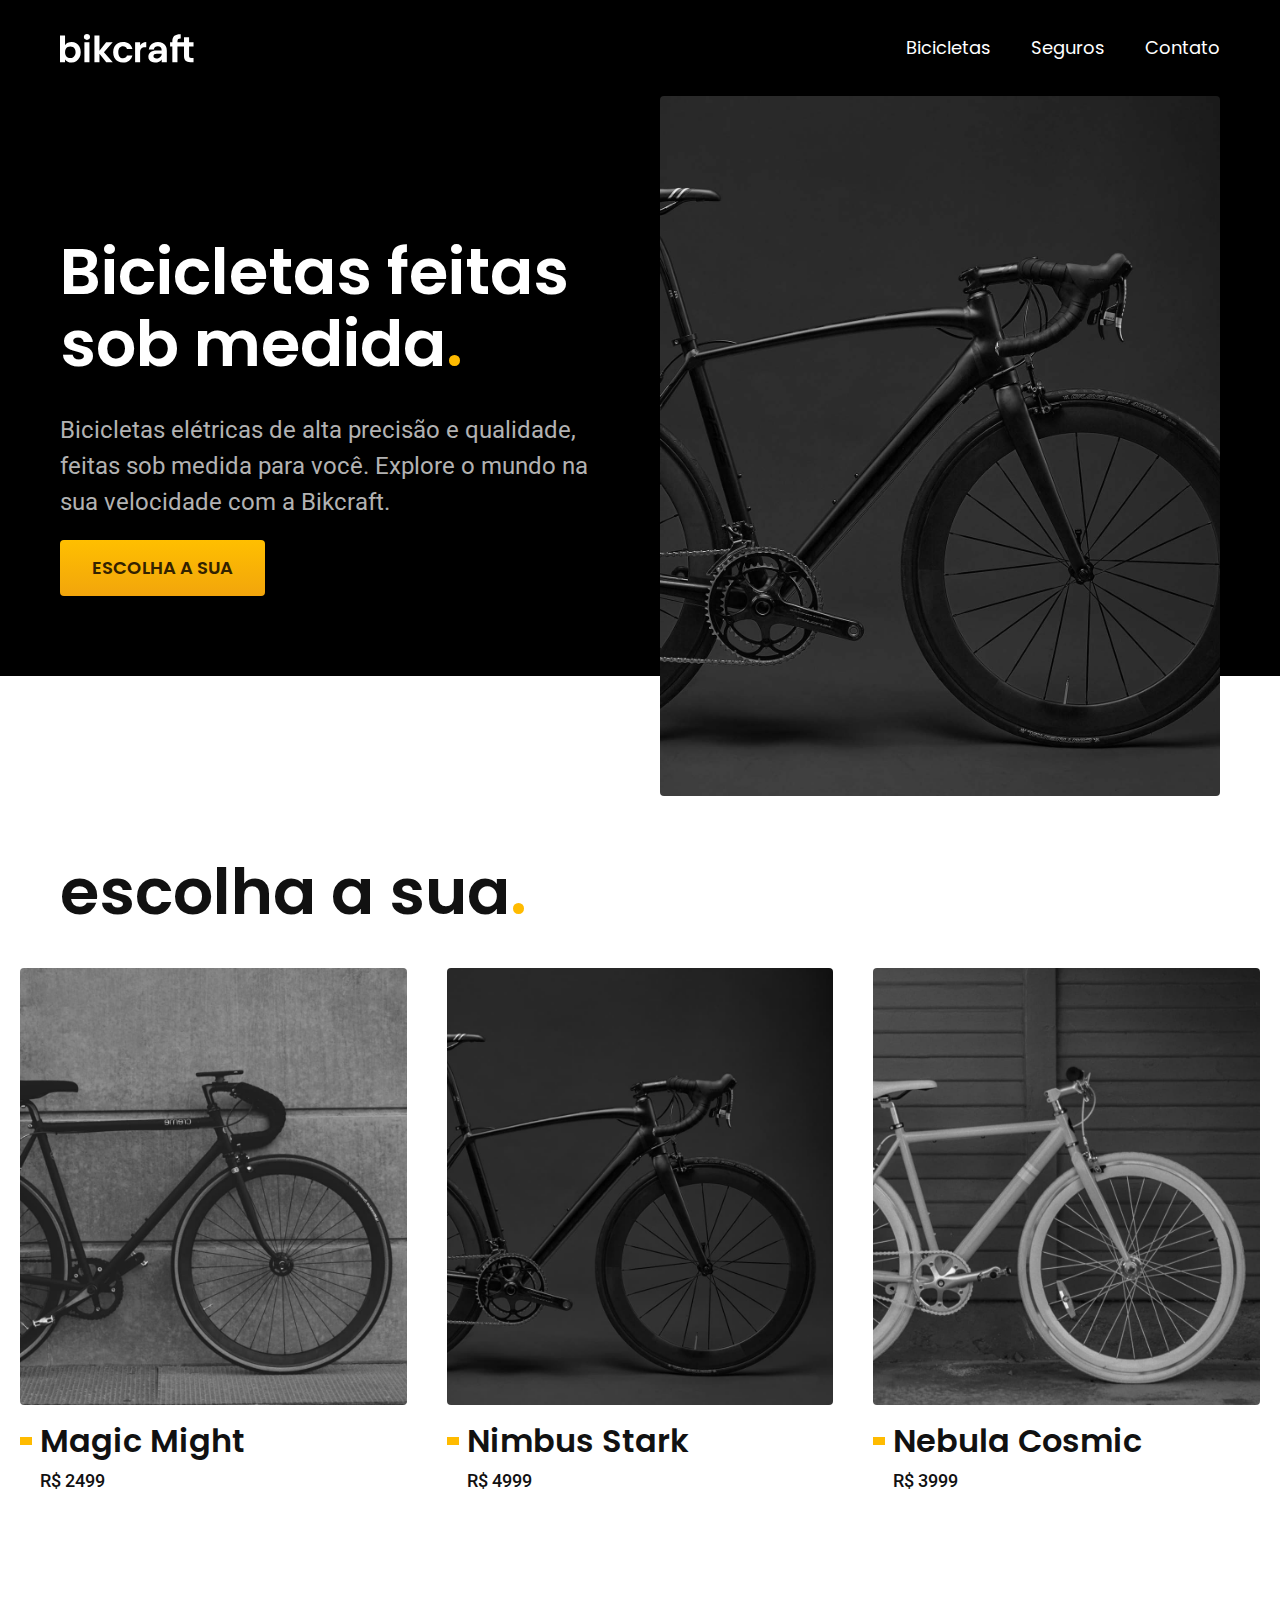
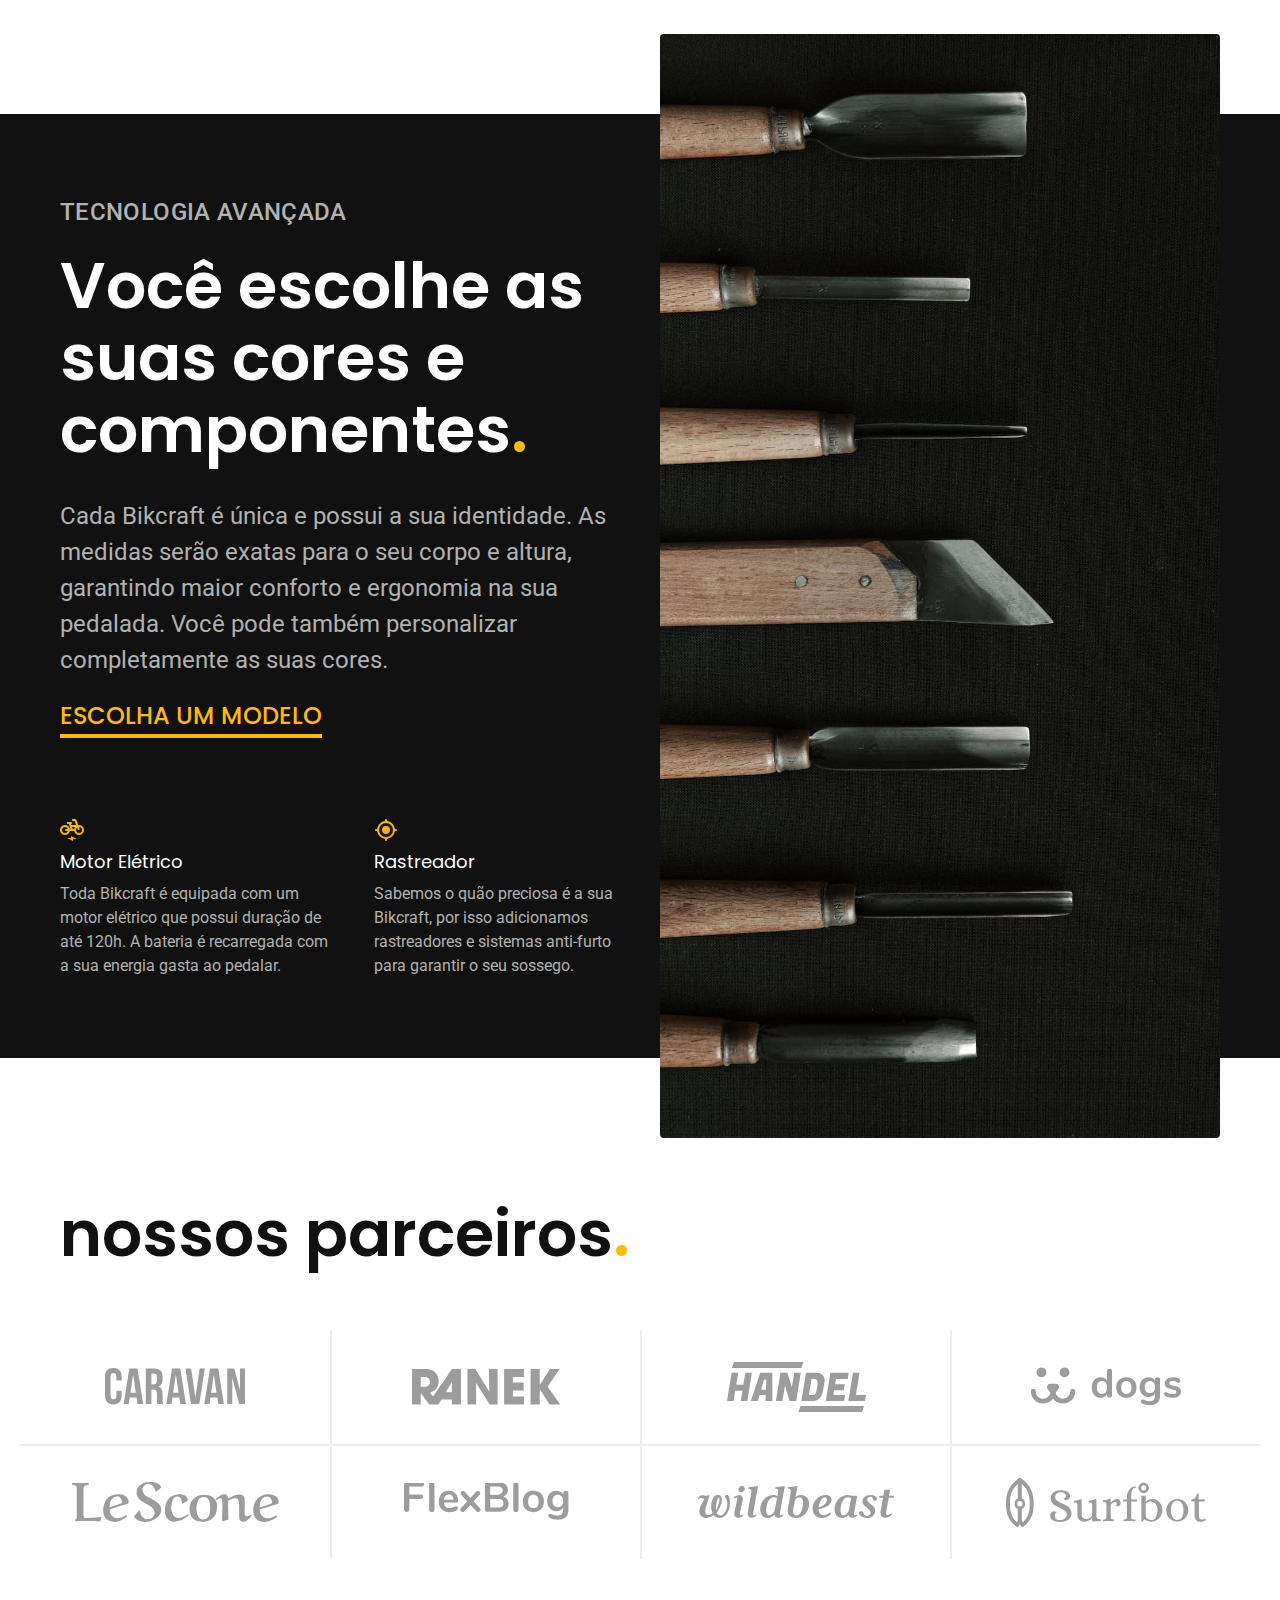
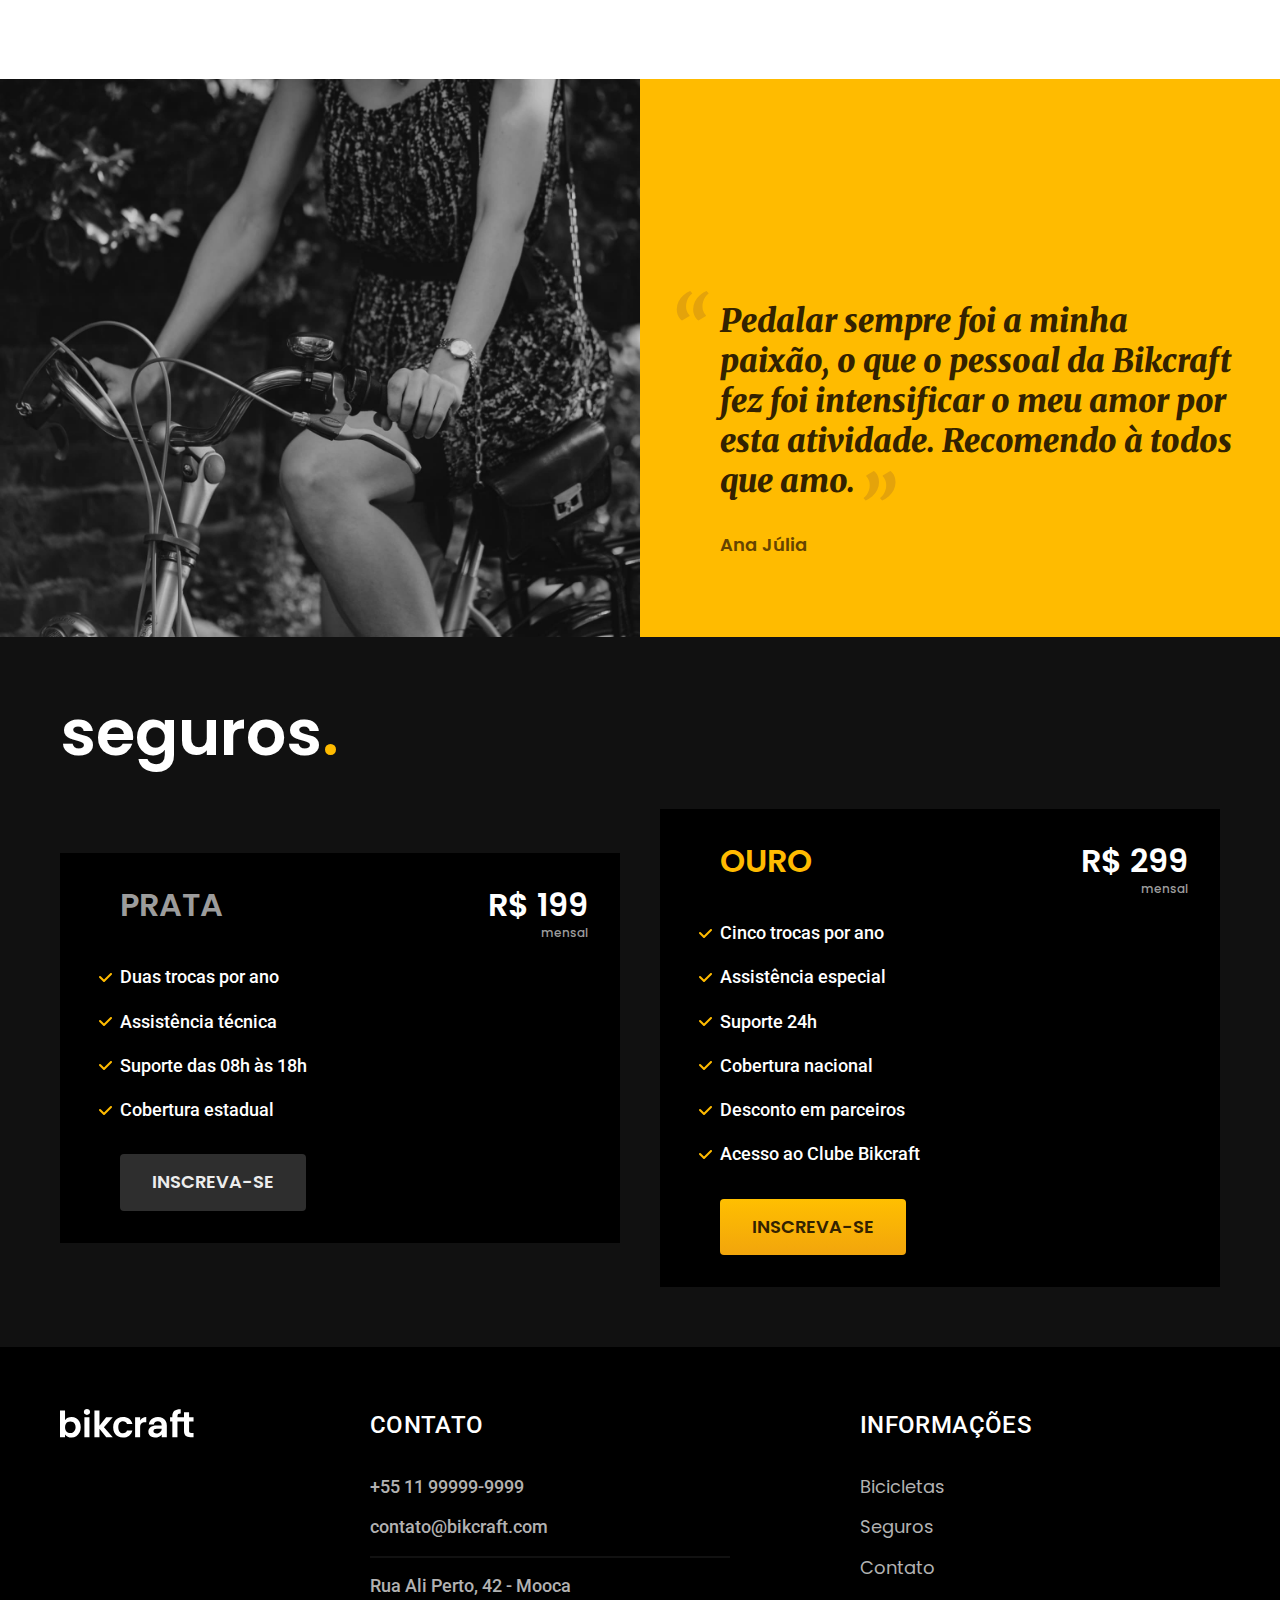
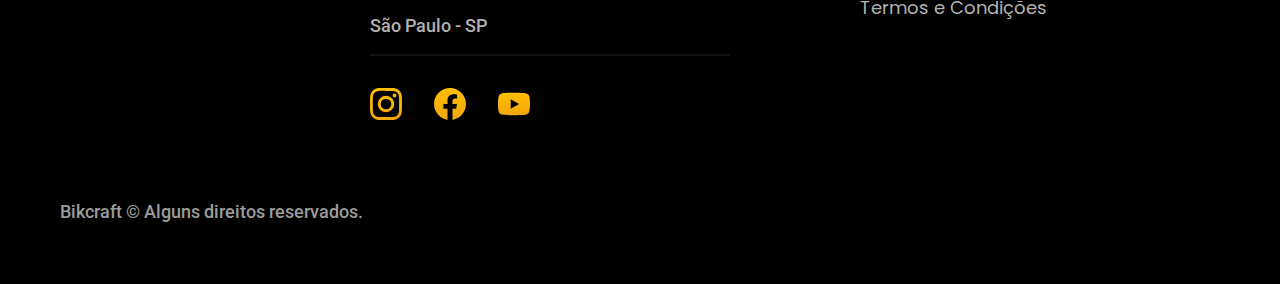
<file: index.html>
<!DOCTYPE html>
<html lang="pt-br">

<head>
  <meta charset="UTF-8">
  <meta http-equiv="X-UA-Compatible" content="IE=edge">
  <meta name="viewport" content="width=device-width, initial-scale=1.0">

  <title>Bikcraft - Bicicletas Elétricas</title>
  <meta name="description" content="Bicicletas elétricas de alta precisão e qualidade, feitas sob medida para você. Explore o mundo na sua velocidade com a Bikcraft.">

  <link rel="stylesheet" href="./css/style.css">

  <link rel="preconnect" href="https://fonts.googleapis.com">
  <link rel="preconnect" href="https://fonts.gstatic.com" crossorigin>
  <link href="https://fonts.googleapis.com/css2?family=Merriweather:ital,wght@1,900&family=Poppins:wght@400;600&family=Roboto:wght@400;500&display=swap" rel="stylesheet">

</head>

<body>
  <header class="header-bg">
    <div class="header container">
      <a href="./">
        <img src="./img/bikcraft.svg" alt="Bikcraft">
      </a>
      <nav aria-label="primaria">
        <ul class="header-menu font1-m color-0">
          <li><a href="./bicicletas.html">Bicicletas</a></li>
          <li><a href="./seguros.html">Seguros</a></li>
          <li><a href="./contato.html">Contato</a></li>
        </ul>
      </nav>
    </div>
  </header>

  <main class="intro-bg">
    <div class="intro container">
      <div class="intro-content">
        <h1 class="font1-xxl color-0">Bicicletas feitas sob medida<span class="color-p1">.</span></h1>
        <p class="font2-l color-5">Bicicletas elétricas de alta precisão e qualidade, feitas sob medida para você. Explore o mundo na sua velocidade com a Bikcraft.</p>
        <a class="button" href="./bicicletas.html">Escolha a sua</a>
      </div>
      <div>
        <img src="./img/fotos/introducao.jpg" alt="Bicicleta elétrica preta.">
      </div>
    </div>
  </main>

  <article class="bikes-list">
    <h2 class="container font1-xxl">escolha a sua<span class="color-p1">.</span></h2>
    <ul>
      <li>
        <a href="./bicicletas/magic.html">
          <img src="./img/bicicletas/magic-home.jpg" alt="Bicicleta preta">
          <h3 class="font1-xl">Magic Might</h3>
          <span class="font2-m">R$ 2499</span>
        </a>
      </li>
      <li>
        <a href="./bicicletas/nimbus.html">
          <img src="./img/bicicletas/nimbus-home.jpg" alt="Bicicleta preta">
          <h3 class="font1-xl">Nimbus Stark</h3>
          <span class="font2-m">R$ 4999</span>
        </a>
      </li>
      <li>
        <a href="./bicicletas/nebula.html">
          <img src="./img/bicicletas/nebula-home.jpg" alt="Bicicleta preta">
          <h3 class="font1-xl">Nebula Cosmic</h3>
          <span class="font2-m">R$ 3999</span>
        </a>
      </li>
    </ul>
  </article>

  <article class="tech-bg">
    <div class="tech container">
      <div class="tech-content">
        <span class="font2-l-b color-5">Tecnologia Avançada</span>
        <h2 class="font1-xxl color-0">Você escolhe as suas cores e componentes<span class="color-p1">.</span></h2>
        <p class="font2-l color-5">Cada Bikcraft é única e possui a sua identidade. As medidas serão exatas para o seu corpo e altura, garantindo maior conforto e ergonomia na sua pedalada. Você pode também personalizar completamente as suas cores.</p>
        <a class="link" href="./bicicletas.html">Escolha um modelo</a>
        <div class="tech-advantages">
          <div>
            <img src="./img/icones/eletrica.svg" alt="">
            <h3 class="font1-m color-0">Motor Elétrico</h3>
            <p class="font2-s color-5">Toda Bikcraft é equipada com um motor elétrico que possui duração de até 120h. A bateria é recarregada com a sua energia gasta ao pedalar.</p>
          </div>
          <div>
            <img src="./img/icones/rastreador.svg" alt="">
            <h3 class="font1-m color-0">Rastreador</h3>
            <p class="font2-s color-5">Sabemos o quão preciosa é a sua Bikcraft, por isso adicionamos rastreadores e sistemas anti-furto para garantir o seu sossego.</p>
          </div>
        </div>
      </div>
      <div class="tech-img">
        <img src="./img/fotos/tecnologia.jpg" alt="">
      </div>
    </div>
  </article>

  <section class="partners" aria-label="Nossos Parceiros">
    <h2 class="container font1-xxl">nossos parceiros<span class="color-p1">.</span></h2>
    <ul>
      <li><img src="./img/parceiros/caravan.svg" alt="caravan"></li>
      <li><img src="./img/parceiros/ranek.svg" alt="ranek"></li>
      <li><img src="./img/parceiros/handel.svg" alt="handel"></li>
      <li><img src="./img/parceiros/dogs.svg" alt="dogs"></li>
      <li><img src="./img/parceiros/lescone.svg" alt="lescone"></li>
      <li><img src="./img/parceiros/flexblog.svg" alt="flexblog"></li>
      <li><img src="./img/parceiros/wildbeast.svg" alt="wildbeast"></li>
      <li><img src="./img/parceiros/surfbot.svg" alt="surfbot"></li>
    </ul>
  </section>

  <section class="testmony" aria-label="Depoimento">
    <div>
      <img src="./img/fotos/depoimento.jpg" alt="Pessoa pedalando uma bicicleta Bikcraft">
    </div>
    <div class="testmony-content">
      <blockquote class="font1-xl color-p5">
        <p>Pedalar sempre foi a minha paixão, o que o pessoal da Bikcraft fez foi intensificar o meu amor por esta atividade. Recomendo à todos que amo.</p>
      </blockquote>
      <span class="font1-m-b color-p4">Ana Júlia</span>
    </div>
  </section>

  <article class="insurance-bg">
    <div class="insurance container">
      <h2 class="font1-xxl color-0">seguros<span class="color-p1">.</span></h2>
      <div class="insurance-item">
        <h3 class="font1-xl color-6">PRATA</h3>
        <span class="font1-xl color-0">R$ 199 <span class="font1-xs color-6">mensal</span></span>
        <ul class="font2-m color-0">
          <li>Duas trocas por ano</li>
          <li>Assistência técnica</li>
          <li>Suporte das 08h às 18h</li>
          <li>Cobertura estadual</li>
        </ul>
        <a class="button second" href="./orcamento.html">Inscreva-se</a>
      </div>

      <div class="insurance-item">
        <h3 class="font1-xl color-p1">OURO</h3>
        <span class="font1-xl color-0">R$ 299 <span class="font1-xs color-6">mensal</span></span>
        <ul class="font2-m color-0">
          <li>Cinco trocas por ano</li>
          <li>Assistência especial</li>
          <li>Suporte 24h</li>
          <li>Cobertura nacional</li>
          <li>Desconto em parceiros</li>
          <li>Acesso ao Clube Bikcraft</li>
        </ul>
        <a class="button" href="./orcamento.html">Inscreva-se</a>
      </div>
    </div>
  </article>
  <footer class="footer-bg">
    <div class="footer container">
      <img src="./img/bikcraft.svg" alt="Bikcraft">
      <div class="footer-contact">
        <h3 class="font2-l-b color-0">Contato</h3>
        <ul class="font2-m color-5">
          <li><a href="tel:+55119999999">+55 11 99999-9999</a></li>
          <li><a href="mailto:contato@bikcraft.com">contato@bikcraft.com</a></li>
          <li>Rua Ali Perto, 42 - Mooca</li>
          <li>São Paulo - SP</li>
        </ul>
        <div class="footer-networks">
          <a href="./">
            <img src="./img/redes/instagram-p.svg" alt="Instagram">
          </a>
          <a href="./">
            <img src="./img/redes/facebook-p.svg" alt="Facebook">
          </a>
          <a href="./">
            <img src="./img/redes/youtube-p.svg" alt="Youtube">
          </a>
        </div>
      </div>
      <div class="footer-more">
        <h3 class="font2-l-b color-0">Informações</h3>
        <nav>
          <ul class="font1-m color-5">
            <li><a href="./bicicletas.html">Bicicletas</a></li>
            <li><a href="./seguros.html">Seguros</a></li>
            <li><a href="./contato.html">Contato</a></li>
            <li><a href="./termos.html">Termos e Condições</a></li>
          </ul>
        </nav>
      </div>
      <p class="footer-copy font2-m color-6">Bikcraft © Alguns direitos reservados.</p>
    </div>
  </footer>
</body>

</html>
</file>
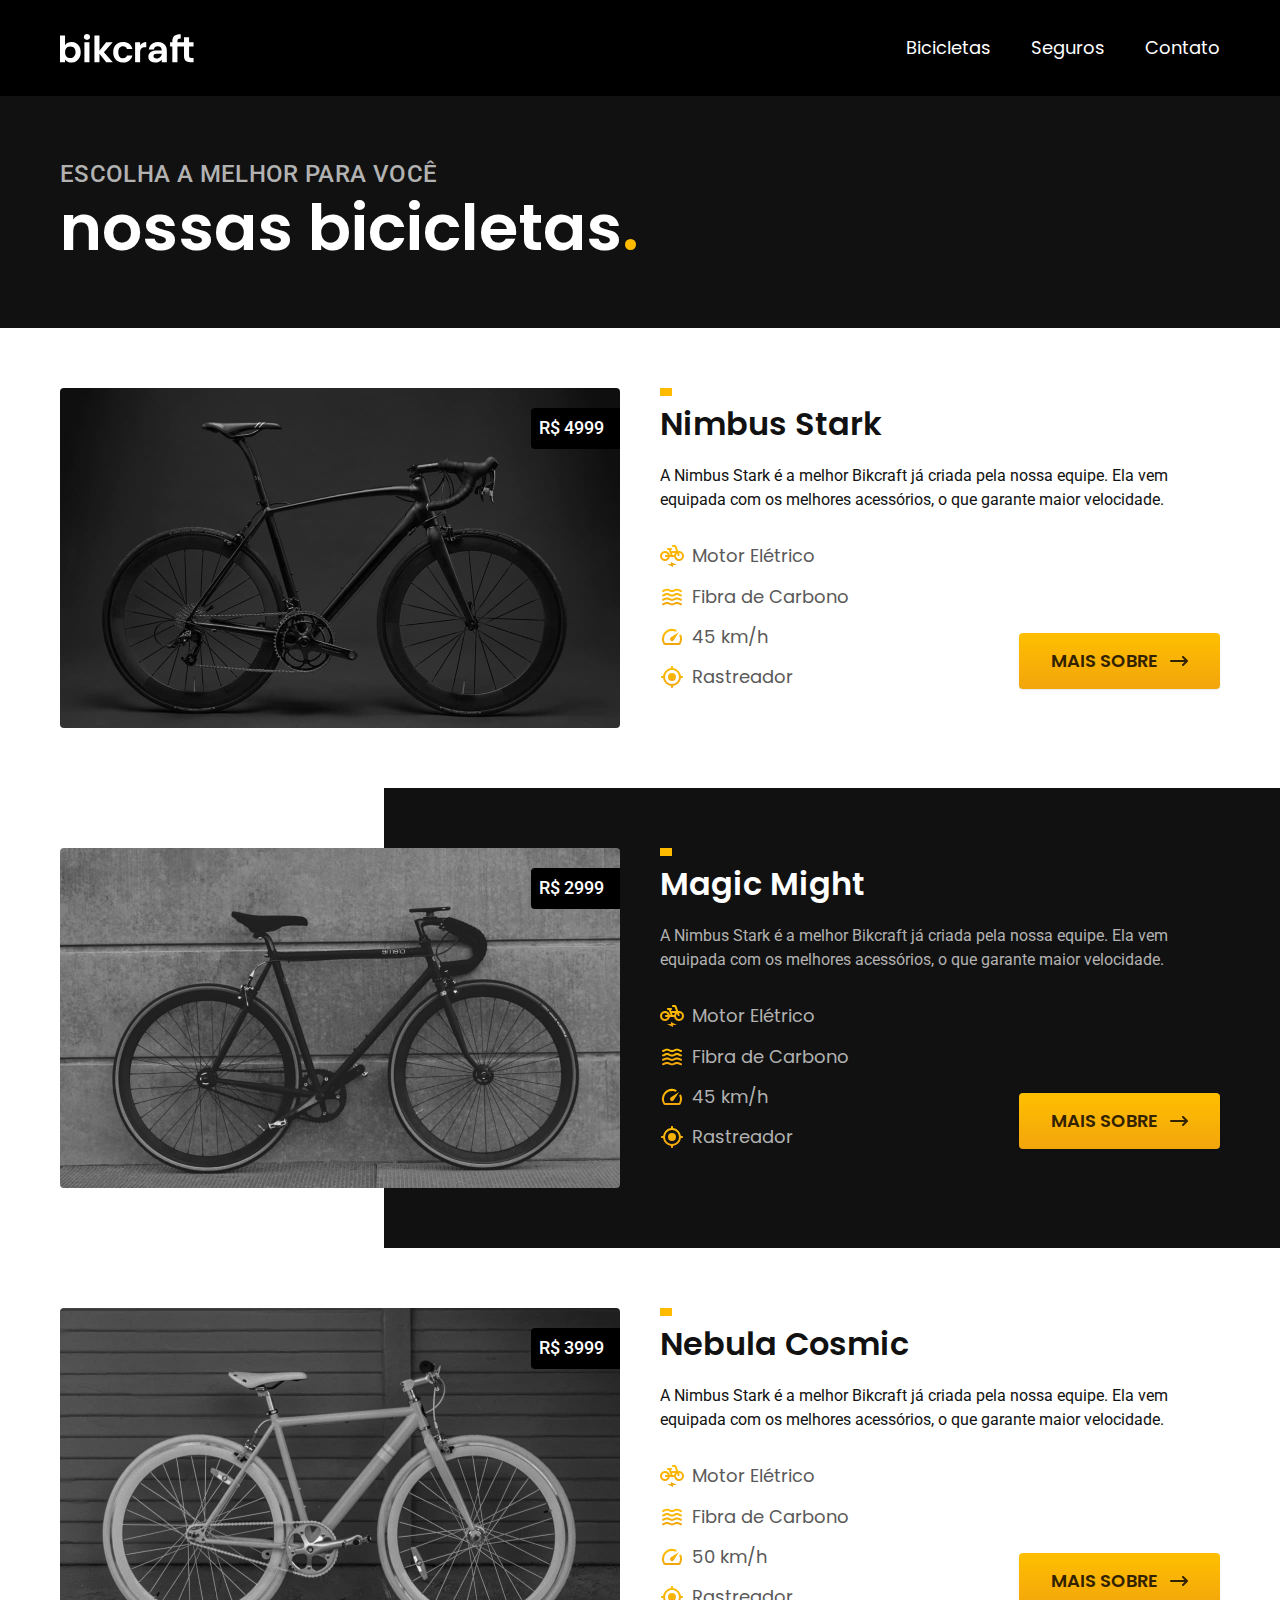
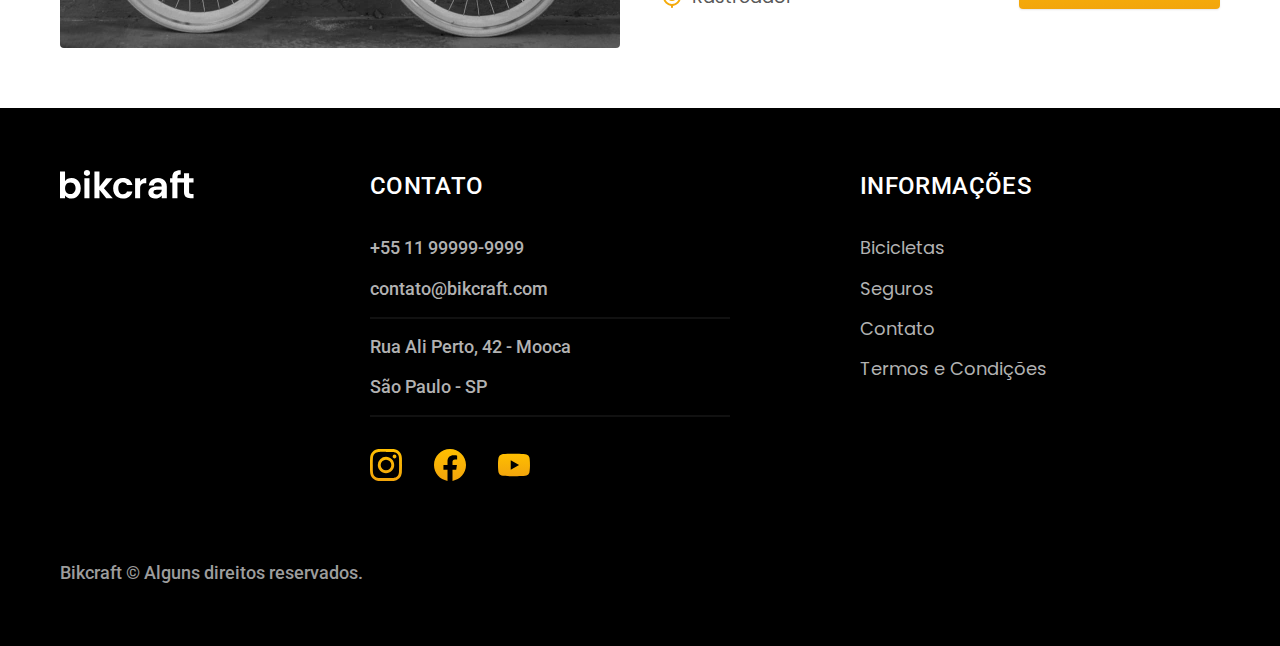
<file: bicicletas.html>
<!DOCTYPE html>
<html lang="pt-br">

<head>
  <meta charset="UTF-8">
  <meta http-equiv="X-UA-Compatible" content="IE=edge">
  <meta name="viewport" content="width=device-width, initial-scale=1.0">

  <title>Bicicletas | Bikcraft</title>
  <meta name="description" content="Termos e condições.">

  <link rel="stylesheet" href="./css/style.css">

  <link rel="preconnect" href="https://fonts.googleapis.com">
  <link rel="preconnect" href="https://fonts.gstatic.com" crossorigin>
  <link href="https://fonts.googleapis.com/css2?family=Merriweather:ital,wght@1,900&family=Poppins:wght@400;600&family=Roboto:wght@400;500&display=swap" rel="stylesheet">

</head>

<body id="bikes-id">
  <header class="header-bg">
    <div class="header container">
      <a href="./">
        <img src="./img/bikcraft.svg" alt="Bikcraft">
      </a>
      <nav aria-label="primaria">
        <ul class="header-menu font1-m color-0">
          <li><a href="./bicicletas.html">Bicicletas</a></li>
          <li><a href="./seguros.html">Seguros</a></li>
          <li><a href="./contato.html">Contato</a></li>
        </ul>
      </nav>
    </div>
  </header>

  <main>
    <div class="title-bg">
      <div class="title container">
        <p class="font2-l-b color-5">ESCOLHA A MELHOR PARA VOCÊ</p>
        <h1 class="font1-xxl color-0">nossas bicicletas<span class="color-p1">.</span></h1>
      </div>
    </div>

    <div class="bikes container">
      <div class="bikes-img">
        <img src="./img/bicicletas/nimbus.jpg" alt="Bicicleta preta">
        <span class="font2-m color-0">R$ 4999</span>
      </div>
      <div class="bikes-content">
        <h2 class="font1-xl">Nimbus Stark</h2>
        <p class="font2-s">A Nimbus Stark é a melhor Bikcraft já criada pela nossa equipe. Ela vem equipada com os melhores acessórios, o que garante maior velocidade.</p>
        <ul class="font1-m color-8">
          <li><img src="./img/icones/eletrica.svg" alt=""><span>Motor Elétrico</span></li>
          <li><img src="./img/icones/carbono.svg" alt=""><span>Fibra de Carbono</span></li>
          <li><img src="./img/icones/velocidade.svg" alt=""><span>45 km/h</span></li>
          <li><img src="./img/icones/rastreador.svg" alt=""><span>Rastreador</span></li>
        </ul>
        <a class="button arrow" href="./bicicletas/nimbus.html">Mais Sobre</a>
      </div>
    </div>

    <div class="bikes-bg">
      <div class="bikes container">
        <div class="bikes-img">
          <img src="./img/bicicletas/magic.jpg" alt="Bicicleta preta">
          <span class="font2-m color-0">R$ 2999</span>
        </div>
        <div class="bikes-content">
          <h2 class="font1-xl color-0">Magic Might</h2>
          <p class="font2-s color-5">A Nimbus Stark é a melhor Bikcraft já criada pela nossa equipe. Ela vem equipada com os melhores acessórios, o que garante maior velocidade.</p>
          <ul class="font1-m color-5">
            <li><img src="./img/icones/eletrica.svg" alt=""><span>Motor Elétrico</span></li>
            <li><img src="./img/icones/carbono.svg" alt=""><span>Fibra de Carbono</span></li>
            <li><img src="./img/icones/velocidade.svg" alt=""><span>45 km/h</span></li>
            <li><img src="./img/icones/rastreador.svg" alt=""><span>Rastreador</span></li>

          </ul>
          <a class="button arrow" href="./bicicletas/magic.html">Mais Sobre</a>
        </div>
      </div>
    </div>

    <div class="bikes container">
      <div class="bikes-img">
        <img src="./img/bicicletas/nebula.jpg" alt="Bicicleta preta">
        <span class="font2-m color-0">R$ 3999</span>
      </div>
      <div class="bikes-content">
        <h2 class="font1-xl">Nebula Cosmic</h2>
        <p class="font2-s">A Nimbus Stark é a melhor Bikcraft já criada pela nossa equipe. Ela vem equipada com os melhores acessórios, o que garante maior velocidade.</p>
        <ul class="font1-m color-8">
          <li><img src="./img/icones/eletrica.svg" alt=""><span>Motor Elétrico</span></li>
          <li><img src="./img/icones/carbono.svg" alt=""><span>Fibra de Carbono</span></li>
          <li><img src="./img/icones/velocidade.svg" alt=""><span>50 km/h</span></li>
          <li><img src="./img/icones/rastreador.svg" alt=""><span>Rastreador</span></li>
        </ul>
        <a class="button arrow" href="./bicicletas/nebula.html">Mais Sobre</a>
      </div>
    </div>

  </main>

  <footer class="footer-bg">
    <div class="footer container">
      <img src="./img/bikcraft.svg" alt="Bikcraft">
      <div class="footer-contact">
        <h3 class="font2-l-b color-0">Contato</h3>
        <ul class="font2-m color-5">
          <li><a href="tel:+55119999999">+55 11 99999-9999</a></li>
          <li><a href="mailto:contato@bikcraft.com">contato@bikcraft.com</a></li>
          <li>Rua Ali Perto, 42 - Mooca</li>
          <li>São Paulo - SP</li>
        </ul>
        <div class="footer-networks">
          <a href="./">
            <img src="./img/redes/instagram-p.svg" alt="Instagram">
          </a>
          <a href="./">
            <img src="./img/redes/facebook-p.svg" alt="Facebook">
          </a>
          <a href="./">
            <img src="./img/redes/youtube-p.svg" alt="Youtube">
          </a>
        </div>
      </div>
      <div class="footer-more">
        <h3 class="font2-l-b color-0">Informações</h3>
        <nav>
          <ul class="font1-m color-5">
            <li><a href="./bicicletas.html">Bicicletas</a></li>
            <li><a href="./seguros.html">Seguros</a></li>
            <li><a href="./contact.html">Contato</a></li>
            <li><a href="./termos.html">Termos e Condições</a></li>
          </ul>
        </nav>
      </div>
      <p class="footer-copy font2-m color-6">Bikcraft © Alguns direitos reservados.</p>
    </div>
  </footer>
</file>
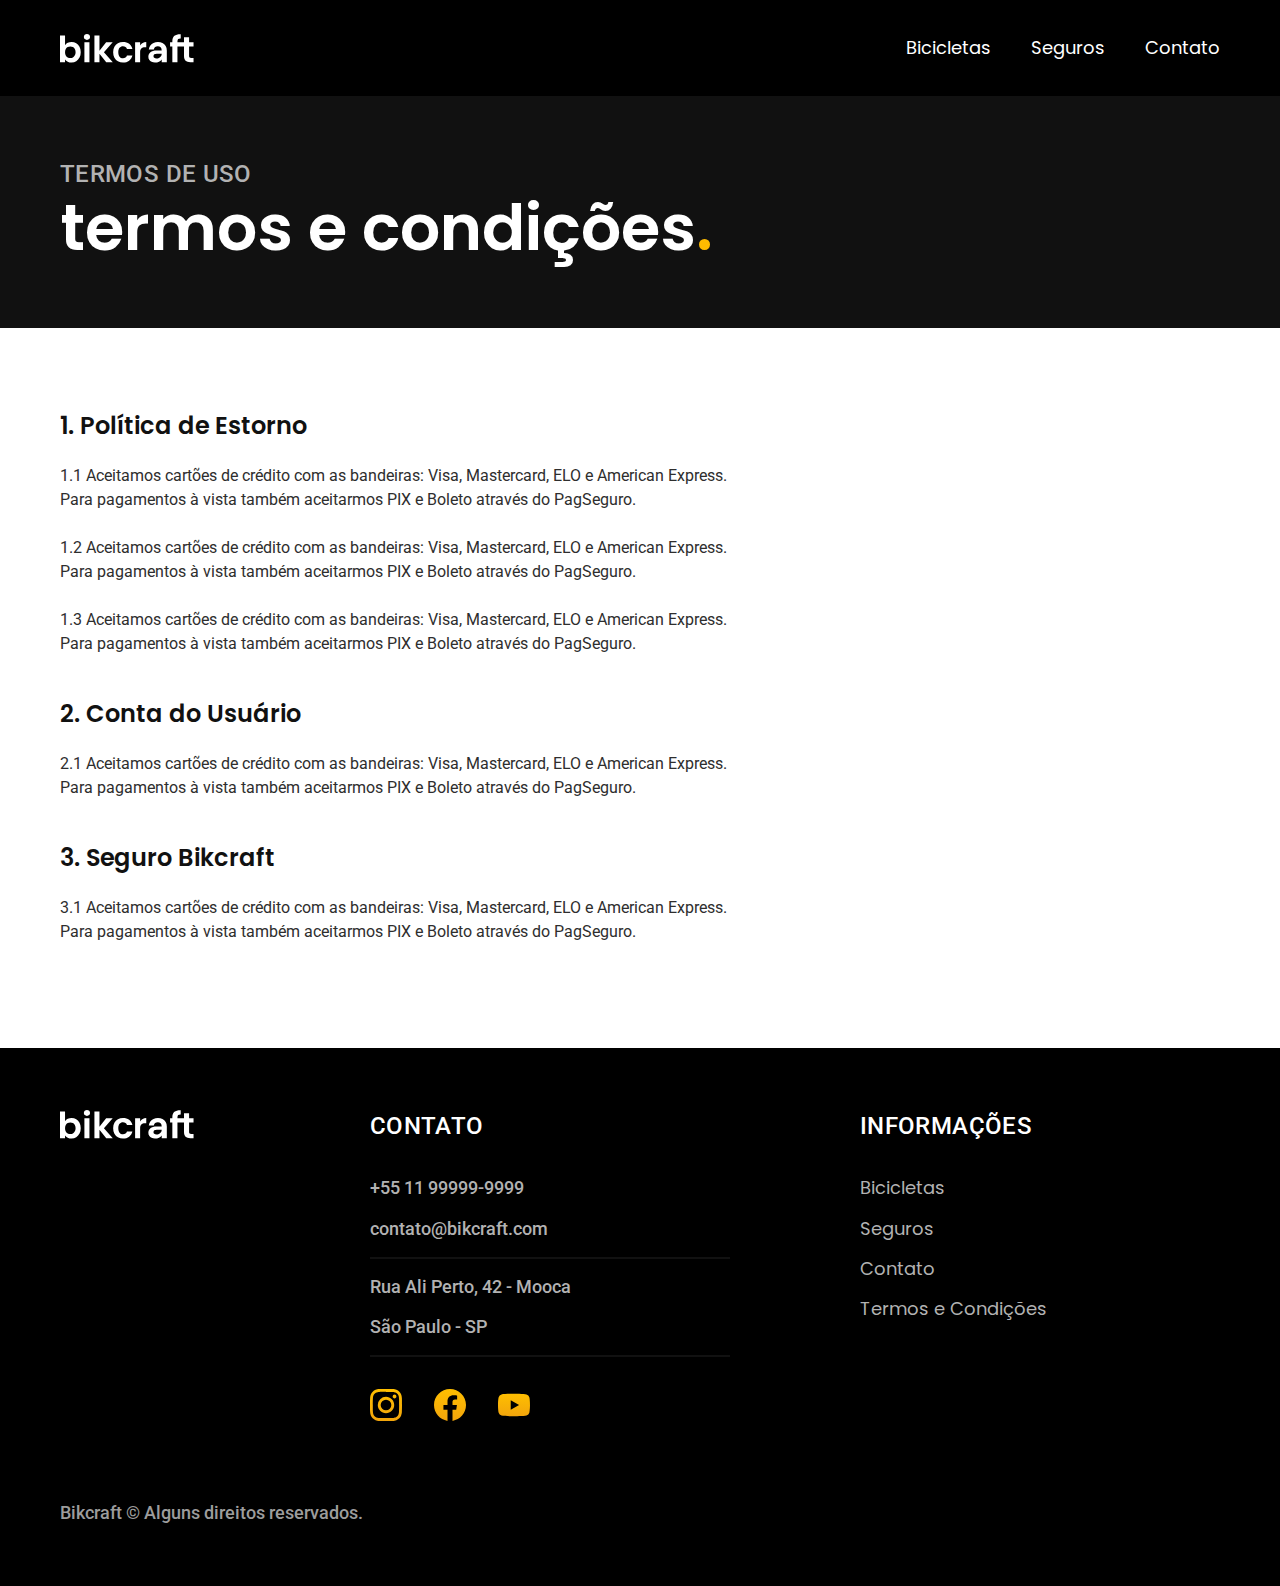
<file: termos.html>
<!DOCTYPE html>
<html lang="pt-br">

<head>
  <meta charset="UTF-8">
  <meta http-equiv="X-UA-Compatible" content="IE=edge">
  <meta name="viewport" content="width=device-width, initial-scale=1.0">

  <title>Termos e Condições | Bikcraft</title>
  <meta name="description" content="Termos e condições.">

  <link rel="stylesheet" href="./css/style.css">

  <link rel="preconnect" href="https://fonts.googleapis.com">
  <link rel="preconnect" href="https://fonts.gstatic.com" crossorigin>
  <link href="https://fonts.googleapis.com/css2?family=Merriweather:ital,wght@1,900&family=Poppins:wght@400;600&family=Roboto:wght@400;500&display=swap" rel="stylesheet">

</head>

<body id="terms-id">
  <header class="header-bg">
    <div class="header container">
      <a href="./">
        <img src="./img/bikcraft.svg" alt="Bikcraft">
      </a>
      <nav aria-label="primaria">
        <ul class="header-menu font1-m color-0">
          <li><a href="./bicicletas.html">Bicicletas</a></li>
          <li><a href="./seguros.html">Seguros</a></li>
          <li><a href="./contato.html">Contato</a></li>
        </ul>
      </nav>
    </div>
  </header>

  <main>
    <div class="title-bg">
      <div class="title container">
        <p class="font2-l-b color-5">Termos de uso</p>
        <h1 class="font1-xxl color-0">termos e condições<span class="color-p1">.</span></h1>
      </div>
    </div>

    <div class="terms font2-s color-10 container">
      <h2 class="font1-l color-11">1. Política de Estorno</h2>
      <p>1.1 Aceitamos cartões de crédito com as bandeiras: Visa, Mastercard, ELO e American Express. Para pagamentos à vista também aceitarmos PIX e Boleto através do PagSeguro.</p>
      <p>1.2 Aceitamos cartões de crédito com as bandeiras: Visa, Mastercard, ELO e American Express. Para pagamentos à vista também aceitarmos PIX e Boleto através do PagSeguro.</p>
      <p>1.3 Aceitamos cartões de crédito com as bandeiras: Visa, Mastercard, ELO e American Express. Para pagamentos à vista também aceitarmos PIX e Boleto através do PagSeguro.</p>
      <h2 class="font1-l color-11">2. Conta do Usuário</h2>
      <p>2.1 Aceitamos cartões de crédito com as bandeiras: Visa, Mastercard, ELO e American Express. Para pagamentos à vista também aceitarmos PIX e Boleto através do PagSeguro.</p>
      <h2 class="font1-l color-11">3. Seguro Bikcraft</h2>
      <p>3.1 Aceitamos cartões de crédito com as bandeiras: Visa, Mastercard, ELO e American Express. Para pagamentos à vista também aceitarmos PIX e Boleto através do PagSeguro.</p>
    </div>
  </main>

  <footer class="footer-bg">
    <div class="footer container">
      <img src="./img/bikcraft.svg" alt="Bikcraft">
      <div class="footer-contact">
        <h3 class="font2-l-b color-0">Contato</h3>
        <ul class="font2-m color-5">
          <li><a href="tel:+55119999999">+55 11 99999-9999</a></li>
          <li><a href="mailto:contato@bikcraft.com">contato@bikcraft.com</a></li>
          <li>Rua Ali Perto, 42 - Mooca</li>
          <li>São Paulo - SP</li>
        </ul>
        <div class="footer-networks">
          <a href="./">
            <img src="./img/redes/instagram-p.svg" alt="Instagram">
          </a>
          <a href="./">
            <img src="./img/redes/facebook-p.svg" alt="Facebook">
          </a>
          <a href="./">
            <img src="./img/redes/youtube-p.svg" alt="Youtube">
          </a>
        </div>
      </div>
      <div class="footer-more">
        <h3 class="font2-l-b color-0">Informações</h3>
        <nav>
          <ul class="font1-m color-5">
            <li><a href="./bicicletas.html">Bicicletas</a></li>
            <li><a href="./seguros.html">Seguros</a></li>
            <li><a href="./contact.html">Contato</a></li>
            <li><a href="./termos.html">Termos e Condições</a></li>
          </ul>
        </nav>
      </div>
      <p class="footer-copy font2-m color-6">Bikcraft © Alguns direitos reservados.</p>
    </div>
  </footer>
</file>
<file: css/style.css>
@import "./global/global.css";
@import "./utilities/typography.css";
@import "./utilities/colors.css";

@import "./global/header.css";
@import "./global/footer.css";

/* Utilities */
@import "./utilities/components.css";

/* Home */
@import "./home/intro.css";
@import "./home/tech.css";
@import "./home/partners.css";
@import "./home/testmony.css";

/* Bikes */
@import "./bikes/bikes-list.css";
@import "./bikes/bikes.css";


/* Insurance */
@import "./insurance/insurance.css";


/* Terms */
@import "./terms/terms.css";
</file>
